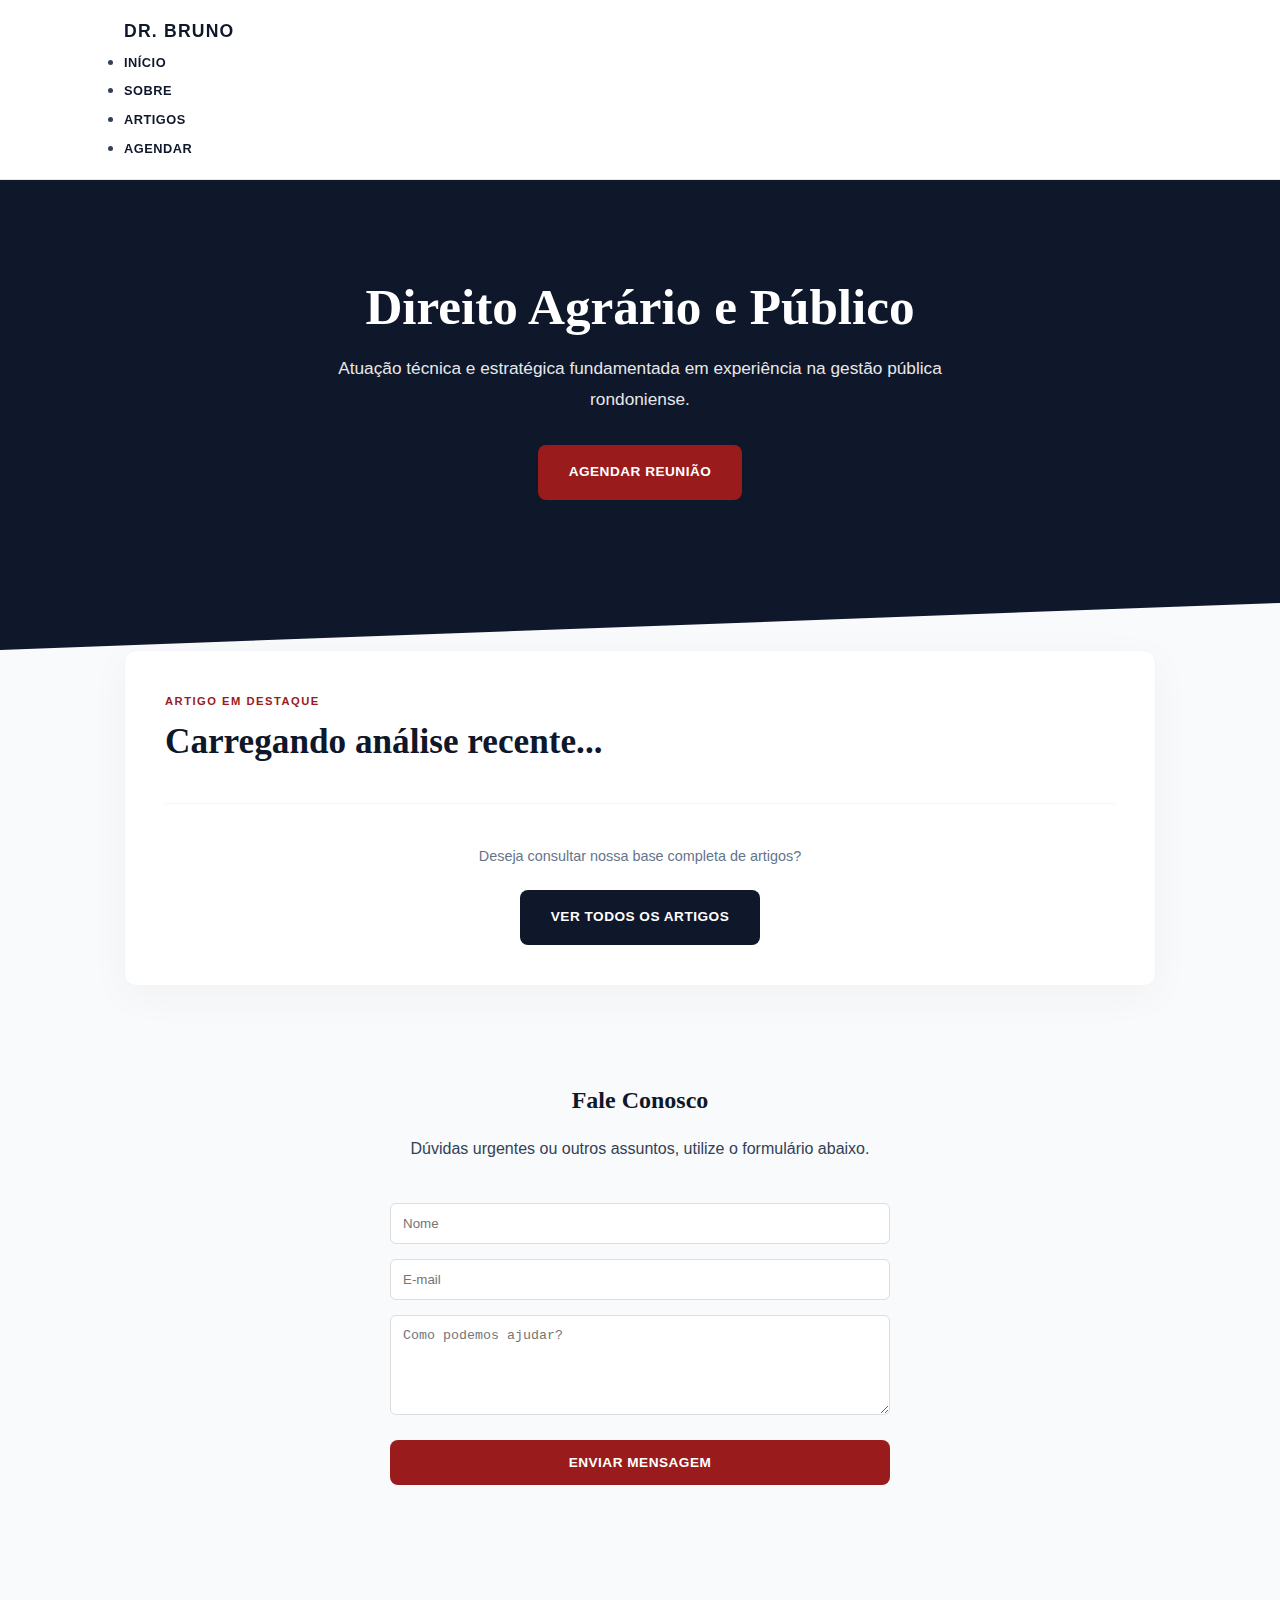
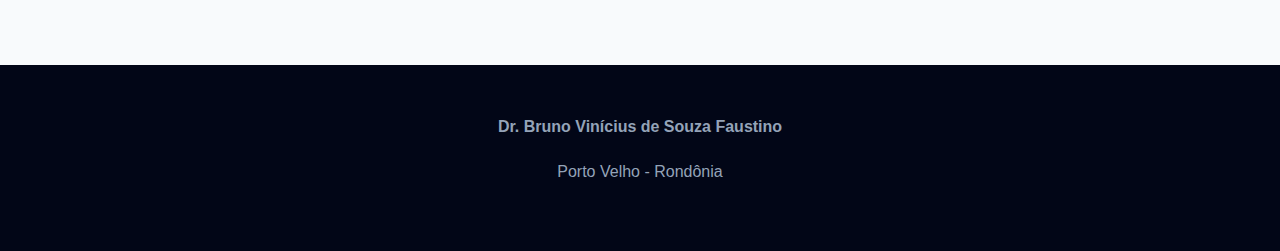
<file: index.html>
<!DOCTYPE html>
<html lang="pt-br">
<head>
    <meta charset="UTF-8">
    <meta name="viewport" content="width=device-width, initial-scale=1.0">
    <title>Dr. Bruno | Advocacia Estratégica</title>
    <link rel="stylesheet" href="style.css">
</head>
<body>
    <header>
        <nav class="container">
            <div class="logo">Dr. Bruno</div>
            <ul>
                <li><a href="index.html">Início</a></li>
                <li><a href="sobre.html">Sobre</a></li>
                <li><a href="artigos.html">Artigos</a></li>
                <li><a href="agendar.html">Agendar</a></li>
            </ul>
        </nav>
    </header>

    <section class="hero">
        <div class="container">
            <h1>Direito Agrário e Público</h1>
            <p>Atuação técnica e estratégica fundamentada em experiência na gestão pública rondoniense.</p>
            <div style="margin-top: 30px;">
                <a href="agendar.html" class="btn-moderno">Agendar Reunião</a>
            </div>
        </div>
    </section>

    <main class="container">
        <div class="artigo-card">
            <p style="text-transform: uppercase; font-size: 0.7rem; font-weight: 800; color: var(--detalhe); margin-bottom: 10px; letter-spacing: 1.5px;">Artigo em Destaque</p>
            
            <div id="destaque-home">
                <h2 id="home-titulo" style="font-size: 2.2rem; margin-bottom: 10px;">Carregando análise recente...</h2>
                <p id="home-data" style="color: #94a3b8; font-weight: 600; margin-bottom: 30px; font-size: 0.9rem;"></p>
                <div id="home-conteudo" style="margin-bottom: 40px;"></div>
            </div>

            <div style="text-align: center; border-top: 1px solid #f1f5f9; padding-top: 40px;">
                <p style="margin-bottom: 20px; color: #64748b; font-size: 0.9rem;">Deseja consultar nossa base completa de artigos?</p>
                <a href="artigos.html" class="btn-moderno" style="background: var(--primaria);">Ver Todos os Artigos</a>
            </div>
        </div>
    </main>

    <section id="contato" class="container" style="padding: 100px 0; text-align: center;">
        <h2 style="margin-bottom: 20px;">Fale Conosco</h2>
        <p style="margin-bottom: 40px;">Dúvidas urgentes ou outros assuntos, utilize o formulário abaixo.</p>
        <form style="max-width: 500px; margin: 0 auto; text-align: left;">
            <input type="text" placeholder="Nome" style="width: 100%; padding: 12px; margin-bottom: 15px; border-radius: 6px; border: 1px solid #ddd;">
            <input type="email" placeholder="E-mail" style="width: 100%; padding: 12px; margin-bottom: 15px; border-radius: 6px; border: 1px solid #ddd;">
            <textarea placeholder="Como podemos ajudar?" style="width: 100%; padding: 12px; height: 100px; border-radius: 6px; border: 1px solid #ddd; margin-bottom: 15px;"></textarea>
            <button type="submit" class="btn-moderno" style="width: 100%;">Enviar Mensagem</button>
        </form>
    </section>

    <footer>
        <div class="container">
            <p><strong>Dr. Bruno Vinícius de Souza Faustino</strong></p>
            <p>Porto Velho - Rondônia</p>
        </div>
    </footer>

    <script src="script.js"></script>
</body>
</html>
</file>
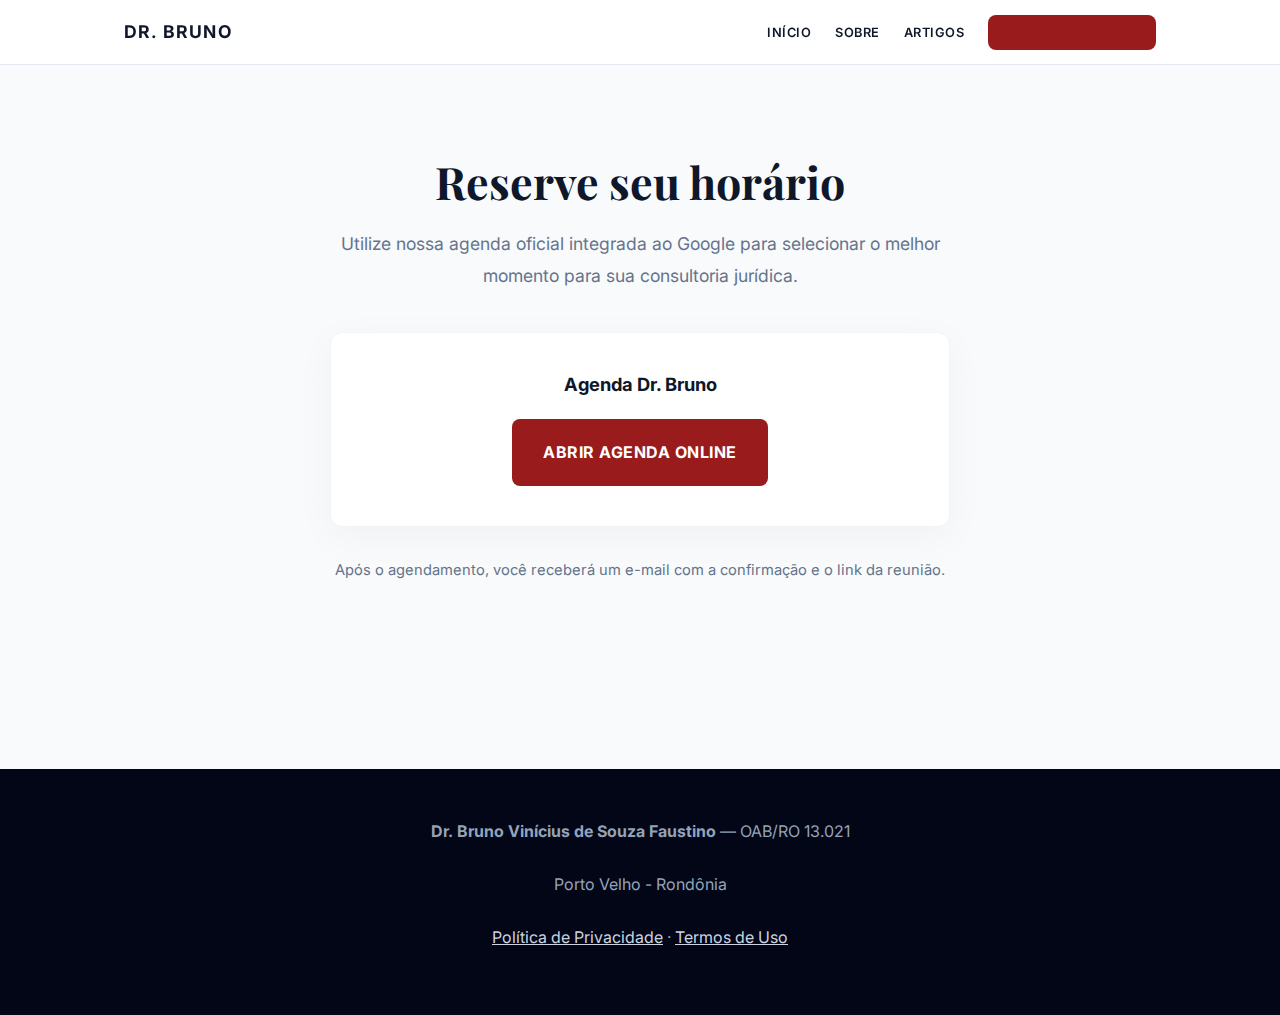
<file: agendar.html>
<!DOCTYPE html>
<html lang="pt-br">
<head>
    <meta charset="UTF-8">
    <meta name="viewport" content="width=device-width, initial-scale=1.0">
    <title>Agendar Consulta | Dr. Bruno Faustino</title>
    <meta name="description" content="Agende sua consultoria jurídica online com horário flexível via Google Agenda.">
    <link rel="canonical" href="https://amazing-monstera-dd2338.netlify.app/agendar.html">
    <link rel="preconnect" href="https://fonts.googleapis.com">
    <link rel="preconnect" href="https://fonts.gstatic.com" crossorigin>
    <link href="https://fonts.googleapis.com/css2?family=Playfair+Display:wght@700&family=Inter:wght@400;600;700&display=swap" rel="stylesheet">
    <link rel="stylesheet" href="style.css">
    <script src="script.js" defer></script>
</head>
<body>
    <a class="skip-link" href="#conteudo">Pular para o conteúdo</a>
    <header>
        <nav class="container nav-wrap" aria-label="Menu principal">
            <div class="logo">Dr. Bruno</div>
            <button class="nav-toggle" data-target="menu-principal" aria-expanded="false" aria-controls="menu-principal">Menu</button>
            <ul class="nav-menu" id="menu-principal">
                <li><a href="index.html">Início</a></li>
                <li><a href="sobre.html">Sobre</a></li>
                <li><a href="artigos.html">Artigos</a></li>
                <li><a href="agendar.html" class="btn-cta-nav active">Agendar consulta</a></li>
            </ul>
        </nav>
    </header>

    <main id="conteudo" class="container simple-main" style="text-align: center;">
        <section style="max-width: 620px; margin: 0 auto;">
            <h1 style="font-size: clamp(2rem,5vw,2.8rem); margin-bottom: 20px;">Reserve seu horário</h1>
            <p class="muted" style="font-size: 1.1rem; margin-bottom: 40px;">
                Utilize nossa agenda oficial integrada ao Google para selecionar o melhor momento para sua consultoria jurídica.
            </p>

            <div class="artigo-card">
                <h2 style="margin-bottom: 24px; font-family: 'Inter', sans-serif; font-size: 1.15rem;">Agenda Dr. Bruno</h2>
                <a href="https://calendar.app.google/q6FjnRbP98Zpm4Mk9" target="_blank" rel="noopener noreferrer" class="btn-moderno" style="font-size: 1rem; padding: 18px 30px;" onclick="trackEvent('cta_agendar_pagina')">
                    Abrir agenda online
                </a>
            </div>

            <p class="muted" style="margin-top: 30px; font-size: 0.92rem;">
                Após o agendamento, você receberá um e-mail com a confirmação e o link da reunião.
            </p>
        </section>
    </main>

    <footer>
        <div class="container footer-inner">
            <p><strong>Dr. Bruno Vinícius de Souza Faustino</strong> — OAB/RO 13.021</p>
            <p>Porto Velho - Rondônia</p>
            <p><a href="politica-privacidade.html">Política de Privacidade</a> · <a href="termos-de-uso.html">Termos de Uso</a></p>
        </div>
    </footer>
</body>
</html>
</file>
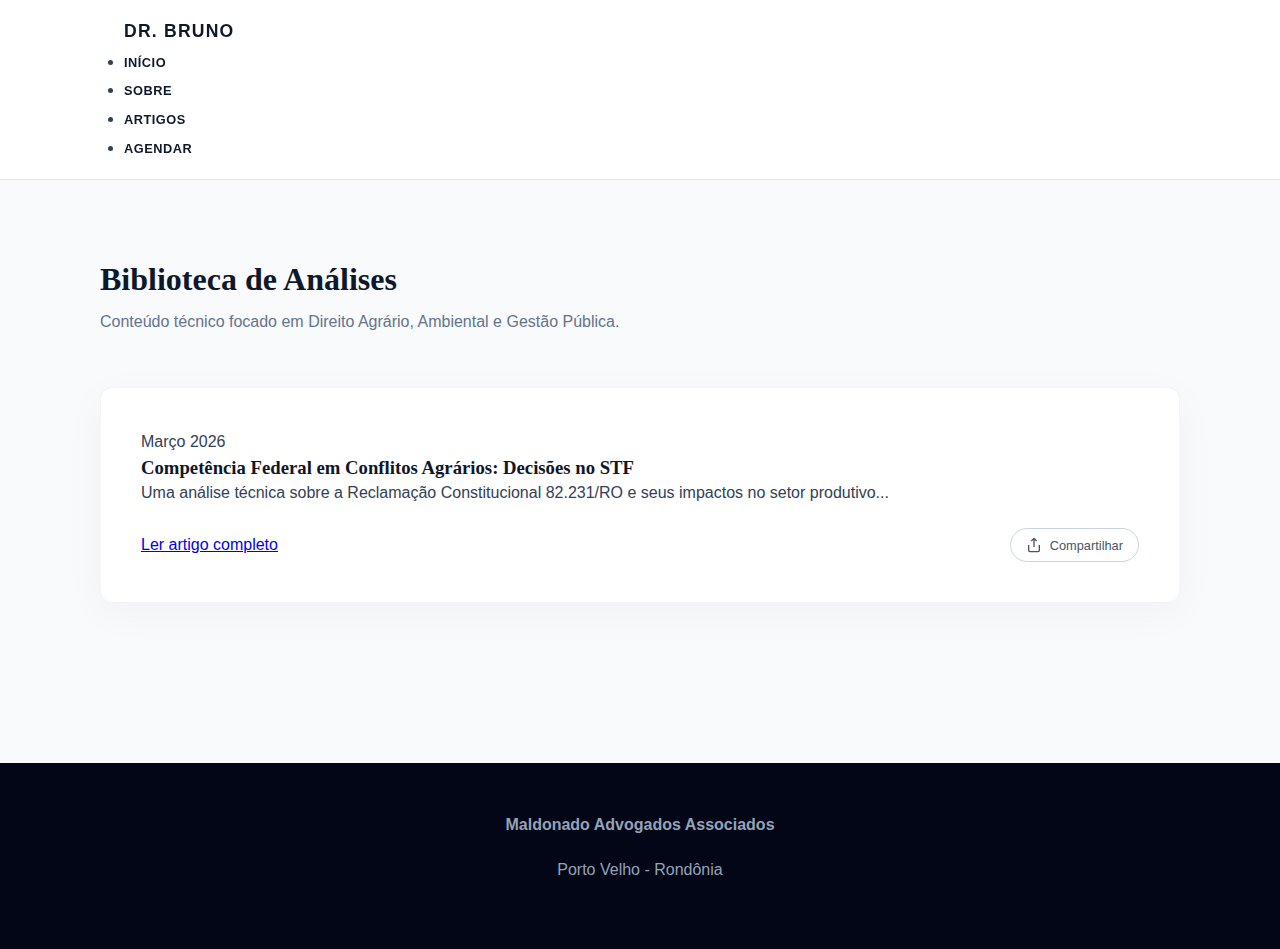
<file: artigos.html>
<!DOCTYPE html>
<html lang="pt-br">
<head>
    <meta charset="UTF-8">
    <meta name="viewport" content="width=device-width, initial-scale=1.0">
    <title>Artigos e Análises | Dr. Bruno</title>
    <link rel="stylesheet" href="style.css">
</head>
<body>
    <header>
        <nav class="container">
            <div class="logo">Dr. Bruno</div>
            <ul>
                <li><a href="index.html">Início</a></li>
                <li><a href="sobre.html">Sobre</a></li>
                <li><a href="artigos.html">Artigos</a></li>
                <li><a href="agendar.html">Agendar</a></li>
            </ul>
        </nav>
    </header>

    <main class="container" style="padding: 80px 0;">
        <h1 style="margin-bottom: 10px;">Biblioteca de Análises</h1>
        <p style="color: #64748b; margin-bottom: 50px;">Conteúdo técnico focado em Direito Agrário, Ambiental e Gestão Pública.</p>

        <div id="lista-artigos" class="artigos-grid">
            <article class="artigo-card">
                <span class="data-tag">Março 2026</span>
                <h3>Competência Federal em Conflitos Agrários: Decisões no STF</h3>
                <p>Uma análise técnica sobre a Reclamação Constitucional 82.231/RO e seus impactos no setor produtivo...</p>
                
                <div class="artigo-footer" style="display: flex; justify-content: space-between; align-items: center; margin-top: 20px;">
                    <a href="#" class="ler-link">Ler artigo completo</a>
                    
                    <button onclick="compartilhar()" style="background: none; border: 1px solid #cbd5e1; padding: 8px 15px; border-radius: 20px; cursor: pointer; display: flex; align-items: center; gap: 8px; font-size: 0.8rem; color: #475569;">
                        <svg width="16" height="16" viewBox="0 0 24 24" fill="none" stroke="currentColor" stroke-width="2"><path d="M4 12v8a2 2 0 0 0 2 2h12a2 2 0 0 0 2-2v-8M16 6l-4-4-4 4M12 2v13"/></svg>
                        Compartilhar
                    </button>
                </div>
            </article>
        </div>
    </main>

    <script>
        function compartilhar() {
            if (navigator.share) {
                navigator.share({
                    title: 'Artigo Jurídico - Dr. Bruno Faustino',
                    text: 'Confira esta análise sobre Direito Agrário e Estratégico.',
                    url: window.location.href
                }).catch(console.error);
            } else {
                navigator.clipboard.writeText(window.location.href);
                alert('Link copiado! Agora você pode colar no seu Instagram ou WhatsApp.');
            }
        }
    </script>

    <footer>
        <div class="container">
            <p><strong>Maldonado Advogados Associados</strong></p>
            <p>Porto Velho - Rondônia</p>
        </div>
    </footer>
</body>
</html>
</file>
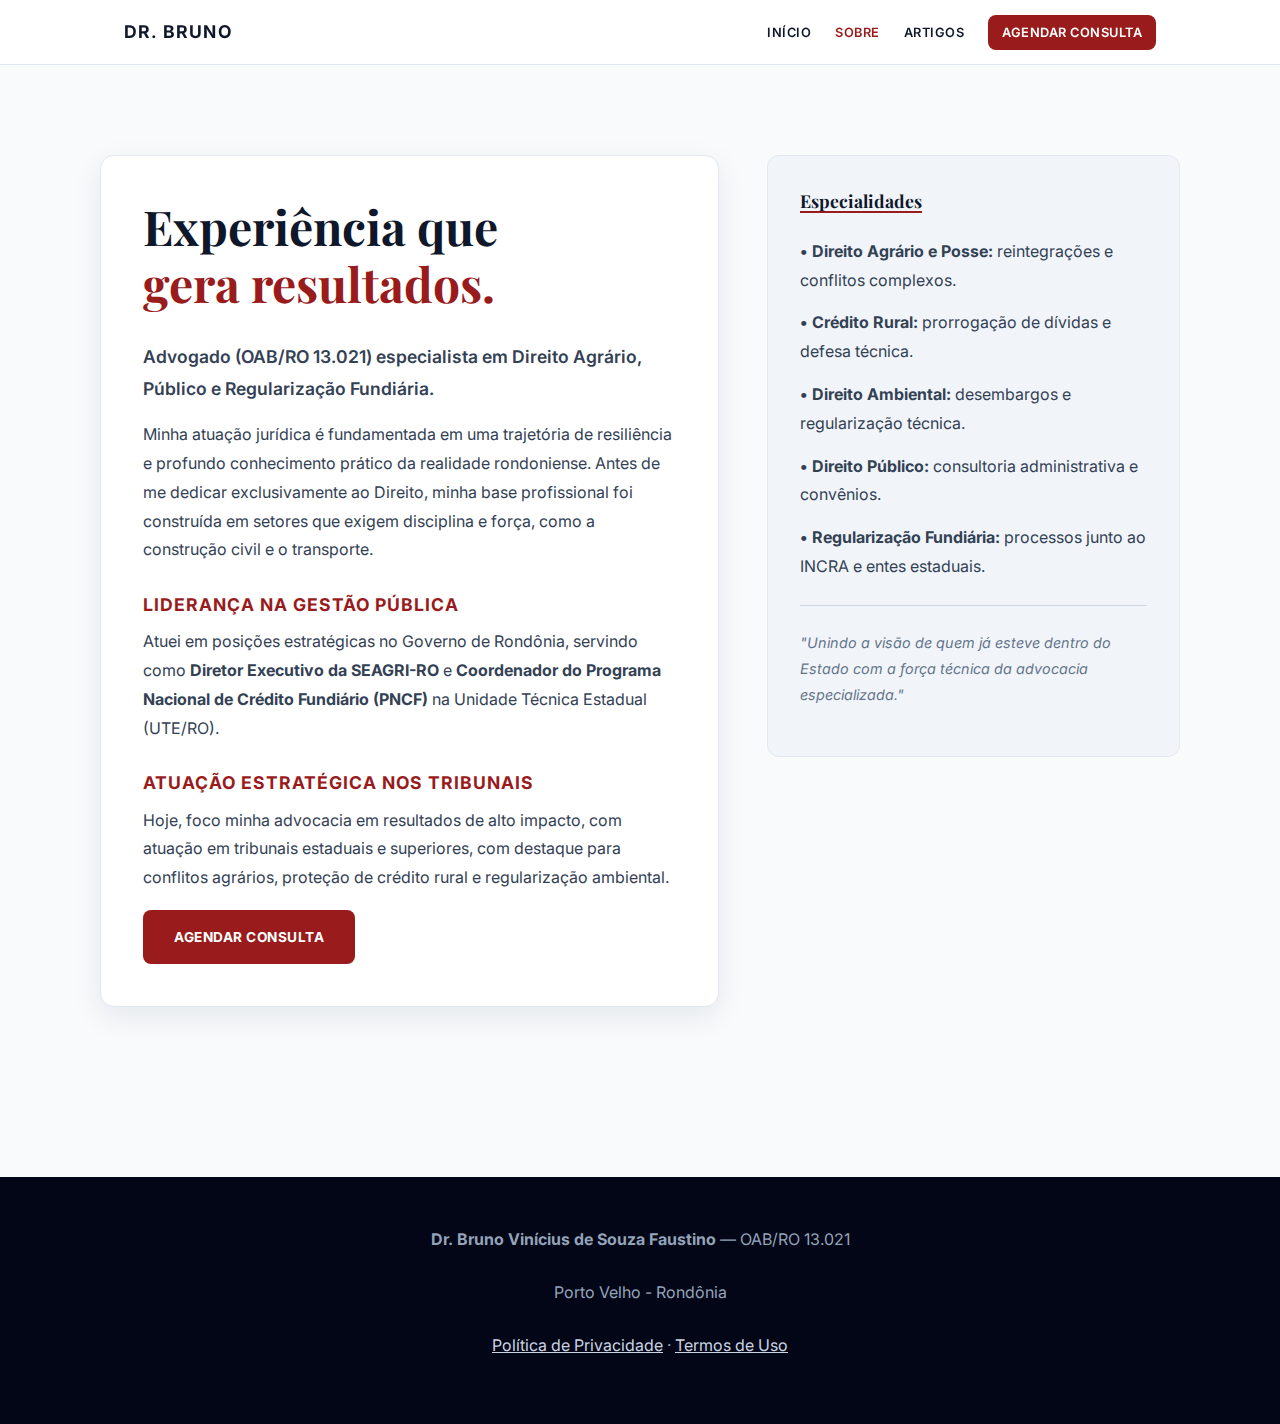
<file: sobre.html>
<!DOCTYPE html>
<html lang="pt-br">
<head>
    <meta charset="UTF-8">
    <meta name="viewport" content="width=device-width, initial-scale=1.0">
    <title>Sobre | Dr. Bruno Faustino</title>
    <meta name="description" content="Conheça a trajetória, especialidades e atuação estratégica do Dr. Bruno Faustino em Direito Agrário e Público.">
    <link rel="canonical" href="https://amazing-monstera-dd2338.netlify.app/sobre.html">
    <link rel="preconnect" href="https://fonts.googleapis.com">
    <link rel="preconnect" href="https://fonts.gstatic.com" crossorigin>
    <link href="https://fonts.googleapis.com/css2?family=Playfair+Display:wght@700&family=Inter:wght@400;600;700&display=swap" rel="stylesheet">
    <link rel="stylesheet" href="style.css">
    <script src="script.js" defer></script>
</head>
<body>
    <a class="skip-link" href="#conteudo">Pular para o conteúdo</a>
    <header>
        <nav class="container nav-wrap" aria-label="Menu principal">
            <div class="logo">Dr. Bruno</div>
            <button class="nav-toggle" data-target="menu-principal" aria-expanded="false" aria-controls="menu-principal">Menu</button>
            <ul class="nav-menu" id="menu-principal">
                <li><a href="index.html">Início</a></li>
                <li><a href="sobre.html" class="active">Sobre</a></li>
                <li><a href="artigos.html">Artigos</a></li>
                <li><a href="agendar.html" class="btn-cta-nav">Agendar consulta</a></li>
            </ul>
        </nav>
    </header>

    <main id="conteudo" class="container simple-main about-main">
        <div class="grid-about">
            <article class="card about-content-card">
                <h1 style="font-size: clamp(2rem,5vw,3rem); margin-bottom: 28px;">Experiência que <br><span style="color: var(--detalhe);">gera resultados.</span></h1>

                <p style="font-size: 1.1rem; font-weight: 600;">Advogado (OAB/RO 13.021) especialista em Direito Agrário, Público e Regularização Fundiária.</p>

                <p>Minha atuação jurídica é fundamentada em uma trajetória de resiliência e profundo conhecimento prático da realidade rondoniense. Antes de me dedicar exclusivamente ao Direito, minha base profissional foi construída em setores que exigem disciplina e força, como a construção civil e o transporte.</p>

                <h2 style="margin: 30px 0 12px; font-family: 'Inter', sans-serif; font-size: 1.1rem; text-transform: uppercase; letter-spacing: 1px; color: var(--detalhe);">Liderança na gestão pública</h2>
                <p>Atuei em posições estratégicas no Governo de Rondônia, servindo como <strong>Diretor Executivo da SEAGRI-RO</strong> e <strong>Coordenador do Programa Nacional de Crédito Fundiário (PNCF)</strong> na Unidade Técnica Estadual (UTE/RO).</p>

                <h2 style="margin: 30px 0 12px; font-family: 'Inter', sans-serif; font-size: 1.1rem; text-transform: uppercase; letter-spacing: 1px; color: var(--detalhe);">Atuação estratégica nos tribunais</h2>
                <p>Hoje, foco minha advocacia em resultados de alto impacto, com atuação em tribunais estaduais e superiores, com destaque para conflitos agrários, proteção de crédito rural e regularização ambiental.</p>
                <div class="hero-btns" style="justify-content:flex-start; margin-top: 18px;">
                    <a href="agendar.html" class="btn-moderno" onclick="trackEvent('cta_agendar_sobre')">Agendar consulta</a>
                </div>
            </article>

            <aside class="about-aside" aria-label="Especialidades">
                <h2 class="about-title">Especialidades</h2>
                <ul class="about-list">
                    <li><strong>• Direito Agrário e Posse:</strong> reintegrações e conflitos complexos.</li>
                    <li><strong>• Crédito Rural:</strong> prorrogação de dívidas e defesa técnica.</li>
                    <li><strong>• Direito Ambiental:</strong> desembargos e regularização técnica.</li>
                    <li><strong>• Direito Público:</strong> consultoria administrativa e convênios.</li>
                    <li><strong>• Regularização Fundiária:</strong> processos junto ao INCRA e entes estaduais.</li>
                </ul>
                <hr style="margin: 24px 0; border: 0; border-top: 1px solid #cbd5e1;">
                <p class="quote">"Unindo a visão de quem já esteve dentro do Estado com a força técnica da advocacia especializada."</p>
            </aside>
        </div>
    </main>

    <footer>
        <div class="container footer-inner">
            <p><strong>Dr. Bruno Vinícius de Souza Faustino</strong> — OAB/RO 13.021</p>
            <p>Porto Velho - Rondônia</p>
            <p><a href="politica-privacidade.html">Política de Privacidade</a> · <a href="termos-de-uso.html">Termos de Uso</a></p>
        </div>
    </footer>
</body>
</html>
</file>
<file: style.css>
:root {
    --primaria: #0f172a;
    --detalhe: #991b1b;
    --fundo: #f8fafc;
    --texto: #334155;
    --branco: #ffffff;
    --muted: #64748b;
    --border: #e2e8f0;
    --shadow: 0 10px 30px rgba(15, 23, 42, 0.08);
}

* { margin: 0; padding: 0; box-sizing: border-box; }

html { scroll-behavior: smooth; }

body {
    font-family: 'Inter', sans-serif;
    background-color: var(--fundo);
    color: var(--texto);
    line-height: 1.8;
}

h1, h2, h3 {
    font-family: 'Playfair Display', serif;
    color: var(--primaria);
    line-height: 1.2;
}

p { margin-bottom: 1rem; }

.container { max-width: 1080px; margin: 0 auto; padding: 0 24px; }

.skip-link {
    position: absolute;
    left: -9999px;
    top: 0;
    background: var(--primaria);
    color: var(--branco);
    padding: 12px;
    z-index: 2000;
}

.skip-link:focus { left: 12px; top: 12px; }

header {
    background: rgba(255, 255, 255, 0.95);
    backdrop-filter: blur(10px);
    padding: 16px 0;
    position: sticky;
    top: 0;
    z-index: 1000;
    border-bottom: 1px solid var(--border);
}

.nav-wrap { display: flex; justify-content: space-between; align-items: center; gap: 16px; }
.logo { font-size: 1.1rem; font-weight: 700; color: var(--primaria); text-transform: uppercase; letter-spacing: 1.2px; }

.nav-toggle {
    display: none;
    border: 1px solid var(--border);
    border-radius: 6px;
    padding: 8px 10px;
    background: var(--branco);
    color: var(--primaria);
    font-weight: 600;
    cursor: pointer;
}

.nav-menu { display: flex; list-style: none; gap: 24px; align-items: center; }

nav a {
    text-decoration: none;
    color: var(--primaria);
    font-weight: 600;
    font-size: 0.8rem;
    text-transform: uppercase;
    transition: 0.2s;
    letter-spacing: 0.5px;
}

nav a:hover,
nav a:focus-visible,
nav a.active { color: var(--detalhe); }

a:focus-visible,
button:focus-visible {
    outline: 3px solid #bfdbfe;
    outline-offset: 2px;
}

.hero {
    background: var(--primaria);
    color: var(--branco);
    padding: 96px 0 150px;
    text-align: center;
    clip-path: polygon(0 0, 100% 0, 100% 90%, 0 100%);
}

.hero h1 { color: var(--branco); font-size: clamp(2rem, 6vw, 3.2rem); margin-bottom: 16px; }
.hero p { font-size: 1.08rem; opacity: 0.9; max-width: 640px; margin: 0 auto; }

.tag {
    display: inline-block;
    background: rgba(255,255,255,0.1);
    border: 1px solid rgba(255,255,255,0.35);
    color: #e2e8f0;
    text-transform: uppercase;
    letter-spacing: 1px;
    font-size: .75rem;
    padding: 4px 10px;
    border-radius: 999px;
    margin-bottom: 18px;
}

.destaque { color: #fecaca; }

.hero-btns {
    display: flex;
    gap: 14px;
    justify-content: center;
    margin-top: 30px;
    flex-wrap: wrap;
}

.section-block { padding: 80px 0; }
.section-title { text-align: center; margin-bottom: 40px; }

.card {
    background: var(--branco);
    padding: 42px;
    border-radius: 14px;
    box-shadow: var(--shadow);
    border: 1px solid #f1f5f9;
}

.artigo-card {
    background: var(--branco);
    padding: 40px;
    border-radius: 12px;
    box-shadow: 0 10px 40px rgba(0,0,0,0.04);
    border: 1px solid #f1f5f9;
}

.article-highlight { border-top: 6px solid var(--detalhe); }
.muted { color: var(--muted); }
.meta { color: var(--muted); font-weight: 700; margin-bottom: 22px; }

.content-text {
    line-height: 1.85;
    color: var(--texto);
    font-size: 1.05rem;
    white-space: pre-wrap;
}

.ref-box {
    margin-top: 32px;
    padding-top: 18px;
    border-top: 1px solid #f1f5f9;
    font-style: italic;
    color: var(--muted);
    font-size: .95rem;
}

.btn-moderno,
.btn-secundario {
    padding: 14px 30px;
    text-decoration: none;
    border-radius: 8px;
    font-size: 0.85rem;
    font-weight: 700;
    display: inline-block;
    transition: 0.2s;
    text-transform: uppercase;
    letter-spacing: .5px;
    border: 1px solid transparent;
    cursor: pointer;
}

.btn-moderno { background: var(--detalhe); color: white; }
.btn-moderno:hover { background: #7f1d1d; transform: translateY(-2px); }
.btn-secundario { border-color: rgba(255,255,255,.5); color: white; }
.btn-secundario:hover { background: rgba(255,255,255,.1); }

.btn-cta-nav {
    background: var(--detalhe);
    color: white;
    padding: 10px 14px;
    border-radius: 8px;
}

.grid-about { display: grid; grid-template-columns: 1.2fr 0.8fr; gap: 48px; align-items: start; }
.about-aside { background: #f1f5f9; padding: 32px; border-radius: 12px; border: 1px solid var(--border); position: sticky; top: 110px; }
.about-title { margin-bottom: 24px; border-bottom: 2px solid var(--detalhe); display: inline-block; font-size: 1.1rem; }
.about-list { list-style: none; }
.about-list li { margin-bottom: 14px; }
.quote { font-size: 0.9rem; color: var(--muted); font-style: italic; }

.layout-artigos { display: grid; grid-template-columns: 320px 1fr; gap: 32px; }
.sidebar { background: #f8fafc; padding: 24px; border-radius: 12px; position: sticky; top: 94px; height: 82vh; overflow-y: auto; border: 1px solid var(--border); }
.sidebar-item { display: block; width: 100%; text-align: left; padding: 12px; margin-bottom: 10px; color: #475569; background: transparent; border: 0; border-left: 3px solid transparent; border-radius: 8px; cursor: pointer; font-size: .9rem; }
.sidebar-item:hover { background: #f1f5f9; }
.sidebar-item.active { background: #fff; border-left-color: var(--detalhe); font-weight: bold; color: #1e293b; box-shadow: 0 4px 10px rgba(0,0,0,.05); }
.main-content { background: #fff; padding: 42px; border-radius: 15px; box-shadow: 0 4px 20px rgba(0,0,0,.03); min-height: 600px; border: 1px solid var(--border); }

.footer-inner { display: grid; gap: 8px; justify-items: center; }
footer {
    background: #020617;
    color: #94a3b8;
    padding: 48px 0;
    text-align: center;
    margin-top: 80px;
}

footer a { color: #cbd5e1; text-decoration: underline; }

.simple-main { padding: 90px 0; }

@media (max-width: 950px) {
    .layout-artigos,
    .grid-about { grid-template-columns: 1fr; }

    .sidebar,
    .about-aside { position: static; height: auto; }
}

@media (max-width: 800px) {
    .nav-toggle { display: inline-flex; }
    .nav-menu {
        display: none;
        position: absolute;
        top: 70px;
        left: 16px;
        right: 16px;
        flex-direction: column;
        align-items: flex-start;
        background: white;
        border: 1px solid var(--border);
        border-radius: 10px;
        padding: 14px;
        box-shadow: var(--shadow);
        gap: 14px;
    }

    .nav-menu.open { display: flex; }

    .hero { clip-path: none; padding: 72px 0 90px; }
    .card,
    .artigo-card,
    .main-content { padding: 24px; }
}

.about-main {
    min-height: 70vh;
}

.about-content-card {
    background: #ffffff;
    border: 1px solid var(--border);
}
</file>
